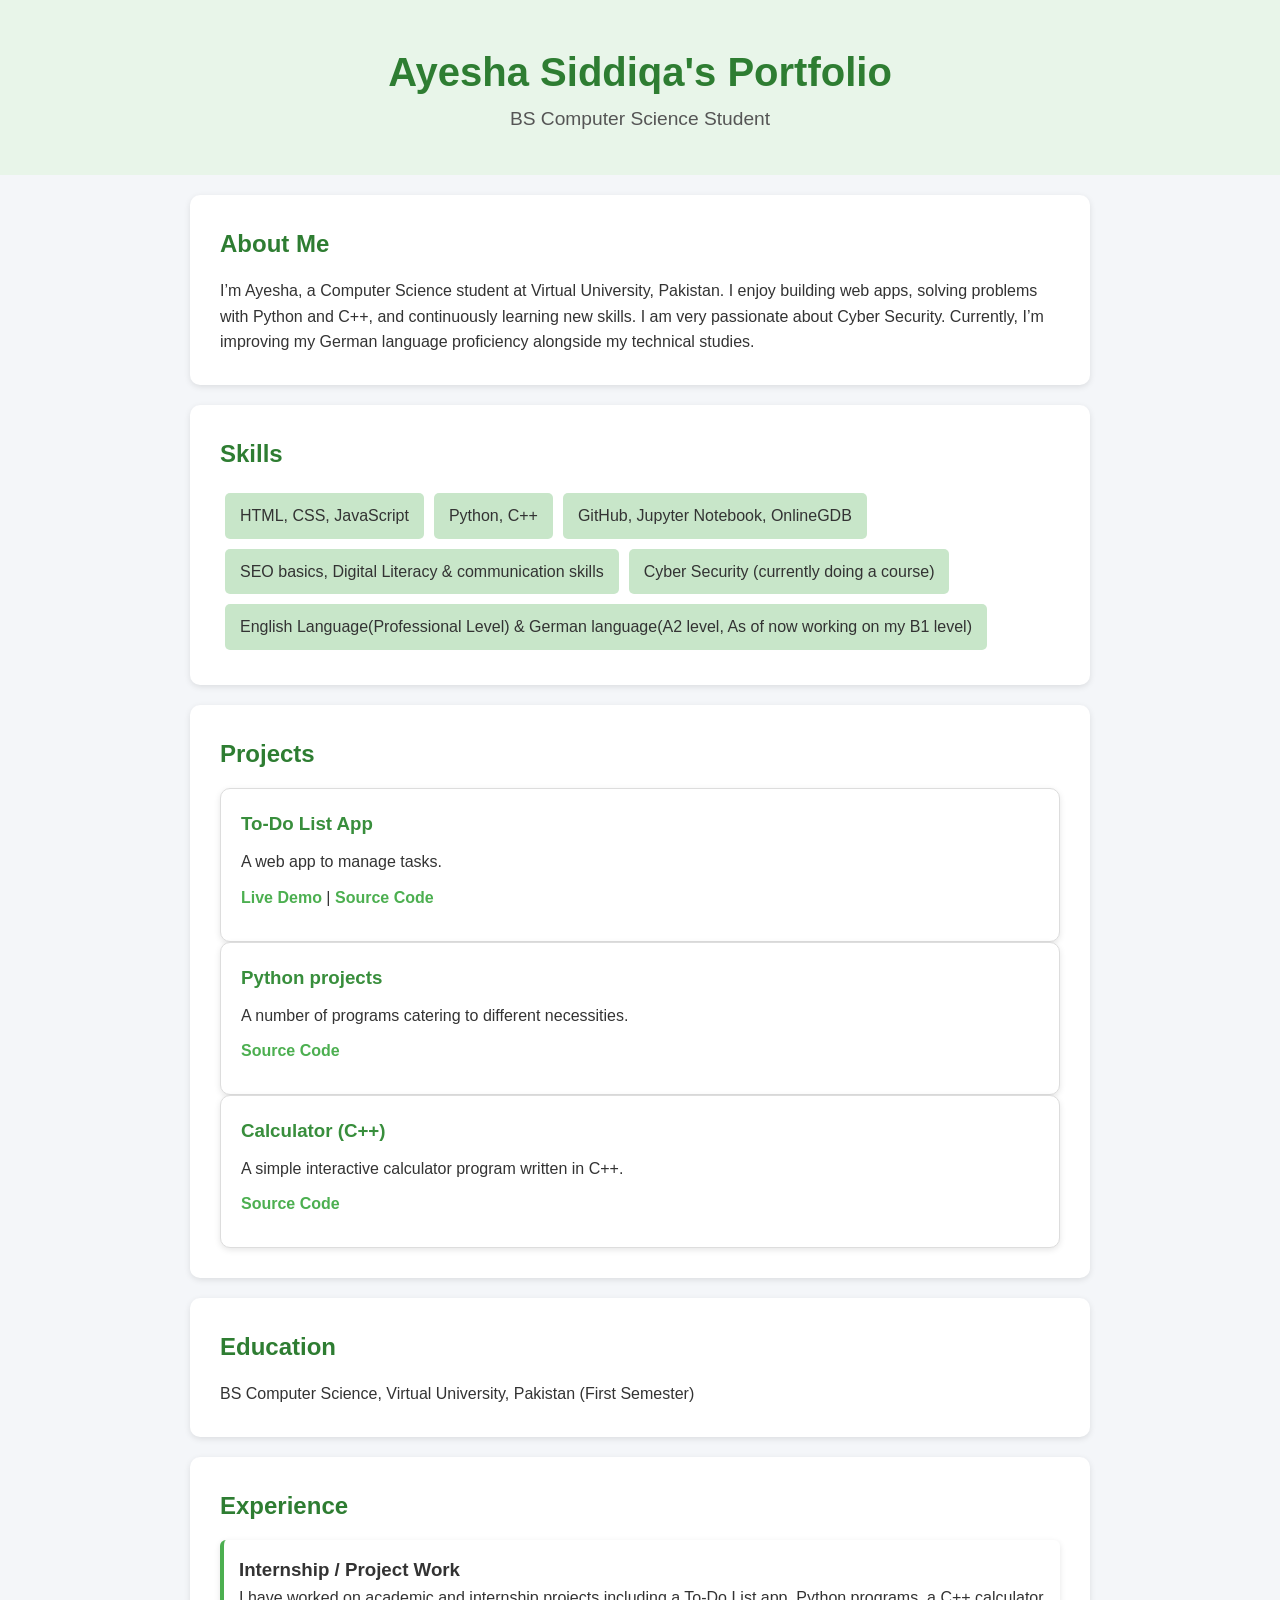
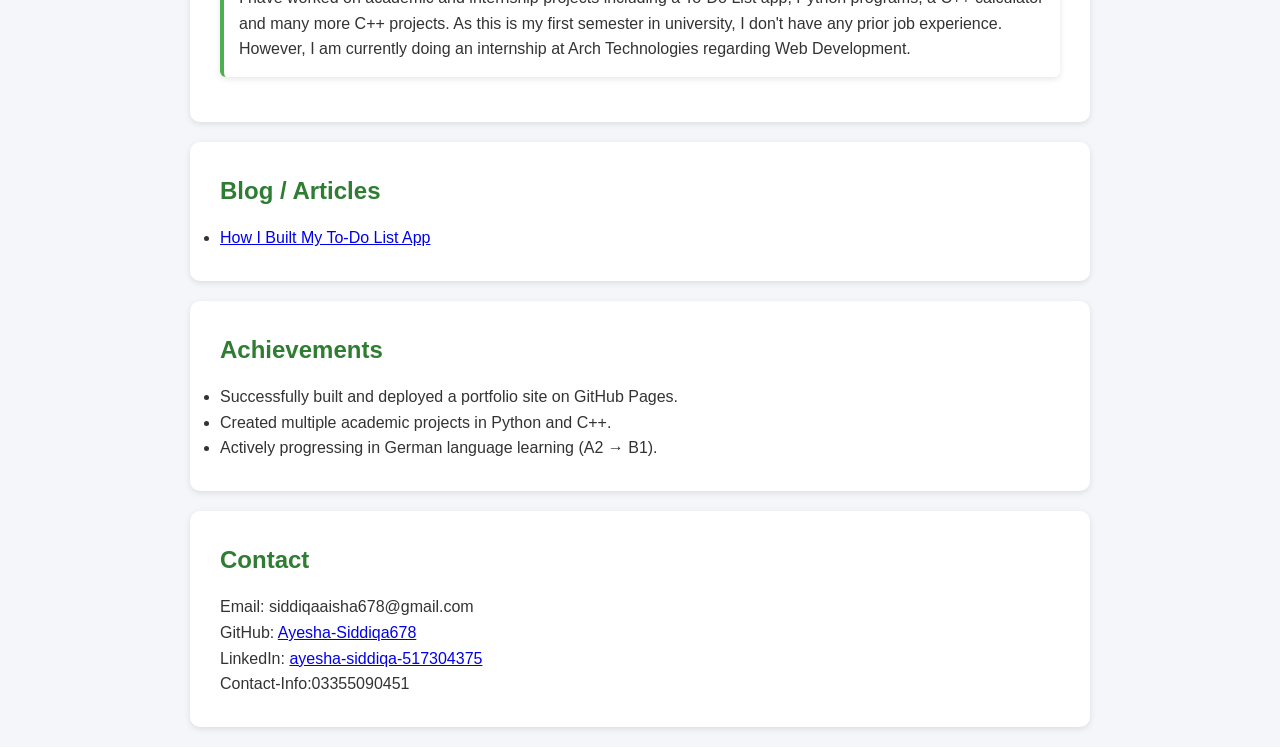
<file: index.html>
<!DOCTYPE html>
<html lang="en">
<head>
  <meta charset="UTF-8">
  <title>Ayesha Siddiqa's Portfolio</title>
  <link rel="stylesheet" href="style.css">
</head>
<body>
  <header>
    <h1>Ayesha Siddiqa's Portfolio</h1>
    <p>BS Computer Science Student</p>
  </header>

  <section id="about">
    <h2>About Me</h2>
    <p>I’m Ayesha, a Computer Science student at Virtual University, Pakistan. 
       I enjoy building web apps, solving problems with Python and C++, and continuously learning new skills. I am very passionate about Cyber Security. 
       Currently, I’m improving my German language proficiency alongside my technical studies.</p>
  </section>

  <section id="skills">
    <h2>Skills</h2>
    <ul>
      <li>HTML, CSS, JavaScript</li>
      <li>Python, C++</li>
      <li>GitHub, Jupyter Notebook, OnlineGDB</li>
      <li>SEO basics, Digital Literacy & communication skills</li>
      <li>Cyber Security (currently doing a course)</li>
      <li>English Language(Professional Level) & German language(A2 level, As of now working on my B1 level)</li>
    </ul>
  </section>

  <section id="projects">
    <h2>Projects</h2>
    <div class="project-grid">
    <div class="project">
      <h3>To-Do List App</h3>
      <p>A web app to manage tasks.</p>
      <p><a href="https://Ayesha-Siddiqa678.github.io/to-do-list">Live Demo</a> | 
         <a href="https://github.com/Ayesha-Siddiqa678/to-do-list">Source Code</a></p>
    </div>

    <div class="project">
      <h3>Python projects</h3>
      <p>A number of programs catering to different necessities.</p>
      <p><a href="https://github.com/Ayesha-Siddiqa678/Python_projects">Source Code</a></p>
    </div>

    <div class="project">
      <h3>Calculator (C++)</h3>
      <p>A simple interactive calculator program written in C++.</p>
      <p><a href="https://github.com/Ayesha-Siddiqa678/calculator-cpp">Source Code</a></p>
      </div>    
    </div>
  </section>

  <section id="education">
    <h2>Education</h2>
    <p>BS Computer Science, Virtual University, Pakistan (First Semester)</p>
  </section>
 
  <section id="experience">
  <h2>Experience</h2>
  <div class="experience-item">
    <h3>Internship / Project Work</h3>
    <p>I have worked on academic and internship projects including a To-Do List app, Python programs, a C++ calculator and many more C++ projects. As this is my first semester in university, I don't have any prior job experience. However, I am currently doing an internship at Arch Technologies regarding Web Development.</p>
  </div>
 </section>
 
  <section id="blog">
  <h2>Blog / Articles</h2>
  <ul>
    <li><a href="blog1.html">How I Built My To-Do List App</a></li>
  </ul>
</section>


<section id="achievements">
  <h2>Achievements</h2>
  <ul>
    <li>Successfully built and deployed a portfolio site on GitHub Pages.</li>
    <li>Created multiple academic projects in Python and C++.</li>
    <li>Actively progressing in German language learning (A2 → B1).</li>
  </ul>
</section>


  <section id="contact">
    <h2>Contact</h2>
    <p>Email: siddiqaaisha678@gmail.com</p>
    <p>GitHub: <a href="https://github.com/Ayesha-Siddiqa678">Ayesha-Siddiqa678</a></p>
    <p>LinkedIn: <a href="https://linkedin.com/in/ayesha-siddiqa-517304375/">ayesha-siddiqa-517304375</a></p>
    <p>Contact-Info:03355090451 </p>
  </section>
</body>
</html>
</file>
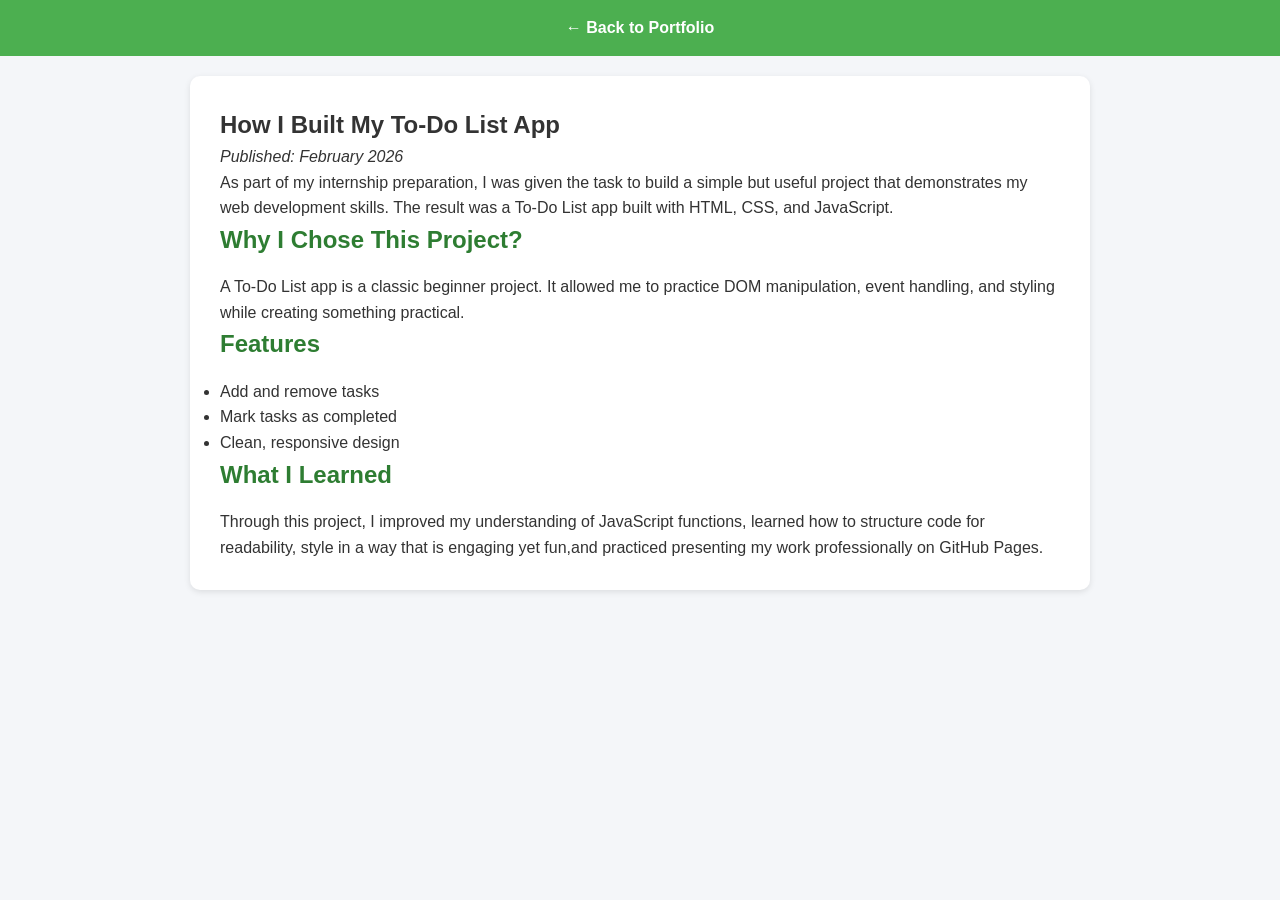
<file: blog1.html>
<!DOCTYPE html>
<html lang="en">
<head>
  <meta charset="UTF-8">
  <title>How I Built My To-Do List App</title>
  <link rel="stylesheet" href="style.css">
</head>
<body>
  <nav>
    <a href="index.html">← Back to Portfolio</a>
  </nav>

  <section id="blog-article">
    <h1>How I Built My To-Do List App</h1>
    <p><em>Published: February 2026</em></p>

    <p>As part of my internship preparation, I was given the task to build a simple but useful project that demonstrates my web development skills. The result was a To-Do List app built with HTML, CSS, and JavaScript.</p>

    <h2>Why I Chose This Project?</h2>
    <p>A To-Do List app is a classic beginner project. It allowed me to practice DOM manipulation, event handling, and styling while creating something practical.</p>

    <h2>Features</h2>
    <ul>
      <li>Add and remove tasks</li>
      <li>Mark tasks as completed</li>
      <li>Clean, responsive design</li>
    </ul>

    <h2>What I Learned</h2>
    <p>Through this project, I improved my understanding of JavaScript functions, learned how to structure code for readability, style in a way that is engaging yet fun,and practiced presenting my work professionally on GitHub Pages.</p>
  </section>
</body>
</html>
</file>
<file: style.css>
* {
  margin: 0;
  padding: 0;
  box-sizing: border-box;
}


body {
  font-family: 'Segoe UI', Arial, sans-serif;
  background: #f4f6f9;
  color: #333;
  line-height: 1.6;
}

nav {
  background: #4CAF50;
  padding: 15px;
  text-align: center;
}

nav a {
  color: white;
  margin: 0 15px;
  text-decoration: none;
  font-weight: bold;
}

nav a:hover {
  text-decoration: underline;
}

header {
  text-align: center;
  padding: 40px 20px;
  background: #e8f5e9;
}

header h1 {
  font-size: 2.5em;
  color: #2e7d32;
}

header p {
  font-size: 1.2em;
  color: #555;
}

section {
  padding: 30px;
  margin: 20px auto;
  max-width: 900px;
  background: white;
  border-radius: 10px;
  box-shadow: 0 2px 6px rgba(0,0,0,0.1);
}

section h2 {
  color: #2e7d32;
  margin-bottom: 15px;
}

#skills ul {
  list-style: none;
  display: flex;
  flex-wrap: wrap;
}

#skills li {
  background: #c8e6c9;
  margin: 5px;
  padding: 10px 15px;
  border-radius: 5px;
}
.projects-grid {
  display: grid; 
  grid-template-columns: repeat(auto-fit, minmax(280px, 1fr)); 
  gap: 20px; 
  margin-top: 20px; }

.project {
  background: #ffffff;
  border: 1px solid #ddd;
  border-radius: 10px;
  padding: 20px;
  box-shadow: 0 2px 6px rgba(0,0,0,0.1);
  transition: transform 0.2s, box-shadow 0.2s;
}

.project:hover {
  transform: translateY(-5px);
  box-shadow: 0 4px 12px rgba(0,0,0,0.15);
}

.project h3 {
  color: #388e3c;
  margin-bottom: 10px;
}
.project p{
  margin-bottom: 10px
}

.project a {
  color: #4CAF50;
  text-decoration: none;
  font-weight: bold;
}

.project a:hover {
  text-decoration: underline;
}
#experience .experience-item {
  background: #ffffff; 
  border-left: 4px solid #4CAF50;
  padding: 15px;
  margin-bottom: 15px;
  border-radius: 6px; 
  box-shadow: 0 2px 6px rgba(0,0,0,0.1);

  #blog ul { 
    list-style: none; 
     padding: 0;
  }
 
  #blog li {
    margin: 8px 0; 
  }
#blog a {
  color: #4CAF50; 
  text-decoration: none; 
  font-weight: bold; 
}
#blog a:hover { 
    text-decoration: underline; 
}
 #achievements ul { 
   list-style: disc;
   padding-left: 20px; 
}
  #achievements li { 
    margin: 8px 0;
}
  #blog-article { 
    max-width: 800px; 
    margin: 40px auto; 
    background: #ffffff;
    padding: 30px; 
    border-radius: 10px; 
    box-shadow: 0 2px 6px rgba(0,0,0,0.1);
}
  #blog-article h1 {
    color: #2e7d32; 
    margin-bottom: 20px
  }
  
#contact p {
  margin: 8px 0;
}

@media (max-width: 768px) {
  nav {
    display: flex;
    flex-direction: column;
  }
  #skills ul {
    flex-direction: column;
  }
}
</file>
